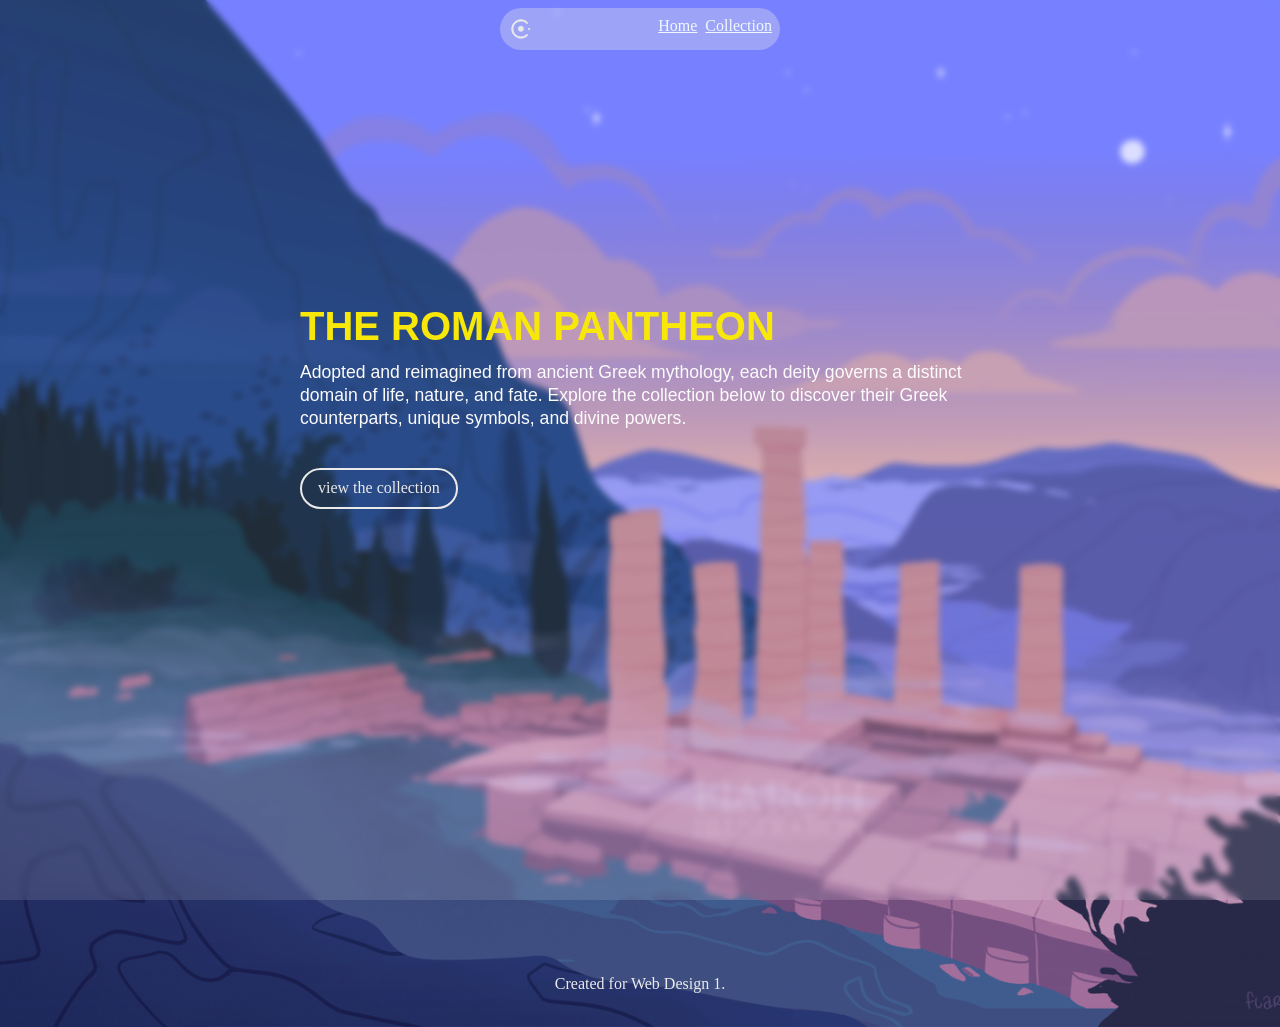
<file: index.html>
<!-- COLLECTION -->

<!DOCTYPE html>
<head>
  <title>Collection</title>
  <meta name="viewport" content="width=device-width, initial-scale=1">
  <link rel="stylesheet" href="styles.css">
</head>


<body class="bg-image">



  <!-- HEADER -->
  <header>
    <img src="images/collection-icon.svg" alt="collection icon">
      <a href="index.html">Home</a>
      <a href="collection.html">Collection</a>
  </header>



  <!-- MAIN CONTENT-->
  <main>
    <section class="intro-header">
  <h1>The Roman Pantheon</h1>
  <p>
    Adopted and reimagined from ancient Greek mythology, each deity governs a distinct domain of life, nature, and fate. Explore the collection below to discover their Greek counterparts, unique symbols, and divine powers.
  </p>
  <br>
  <a href="collection.html" class="button"> view the collection </a>
</section>



  </main>



  <!-- FOOTER -->
  <footer>
    <p>Created for Web Design 1.</p>
  </footer>



</body>
</file>
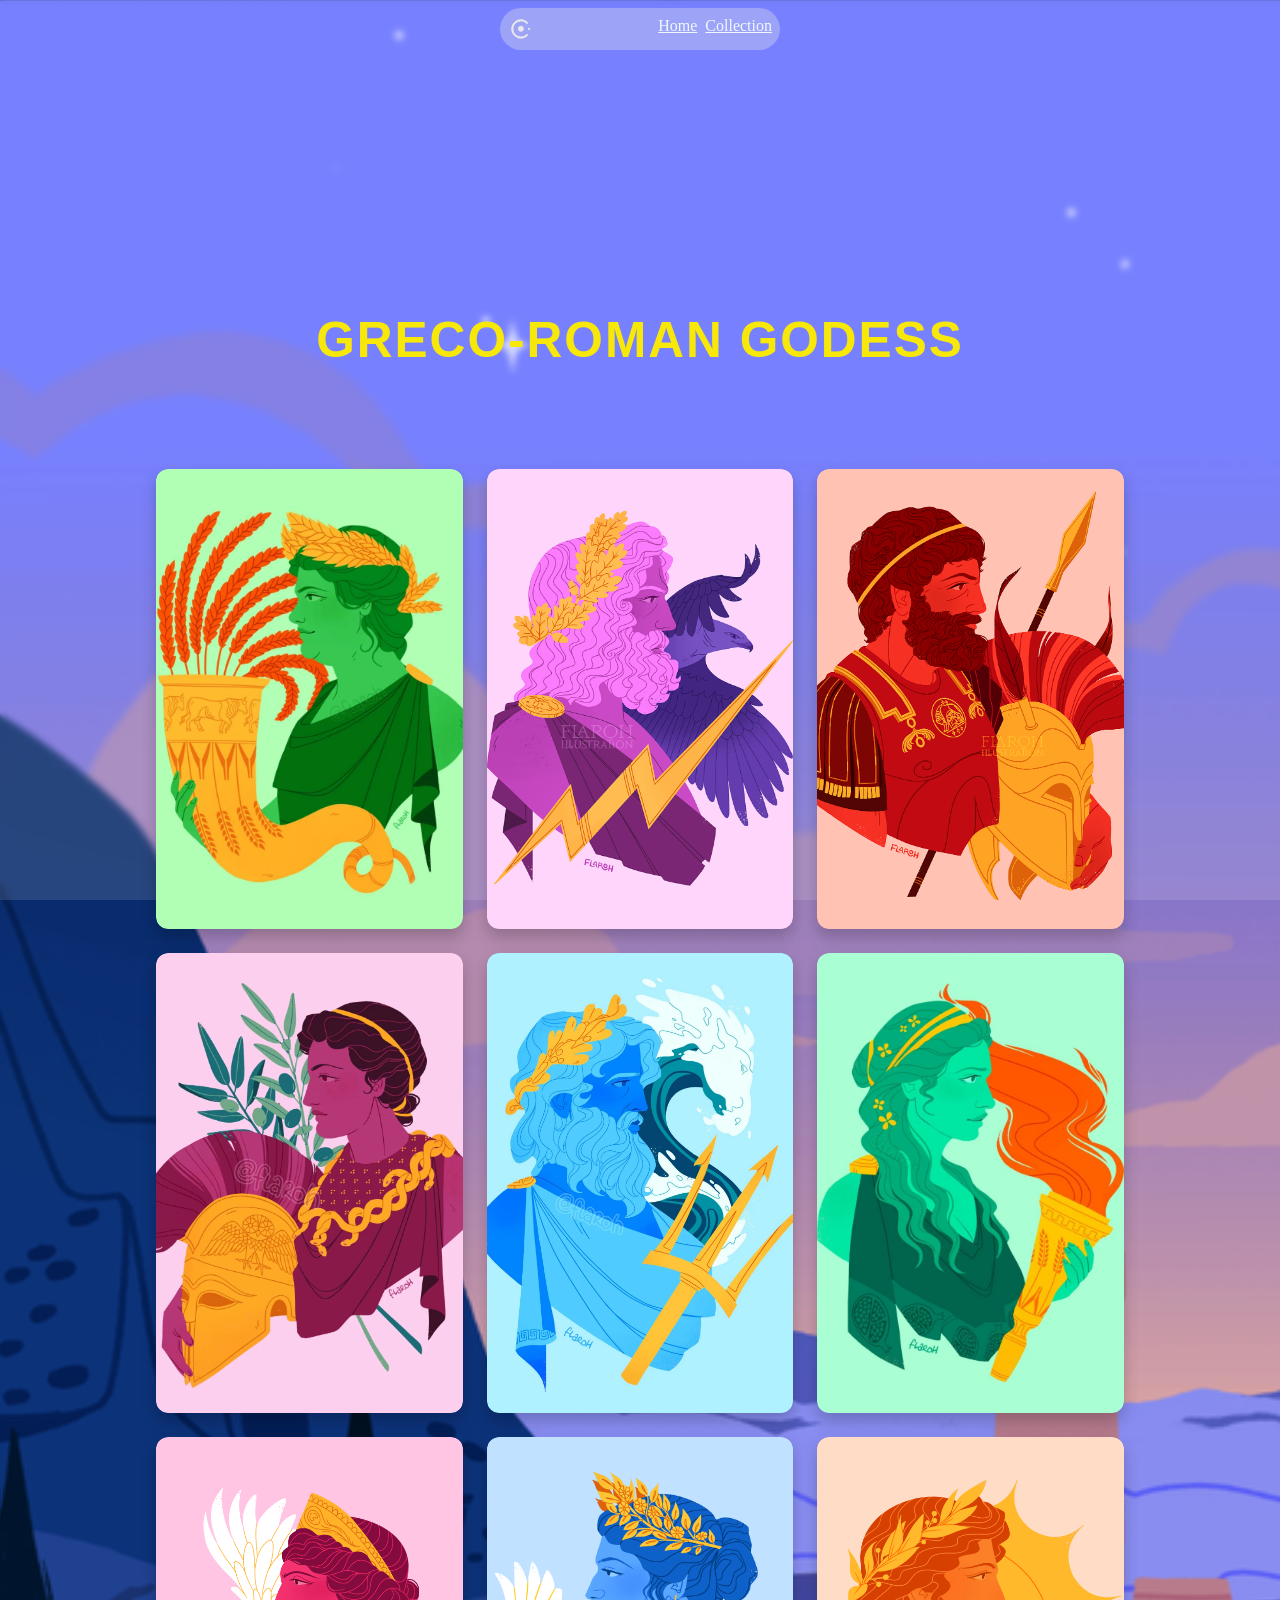
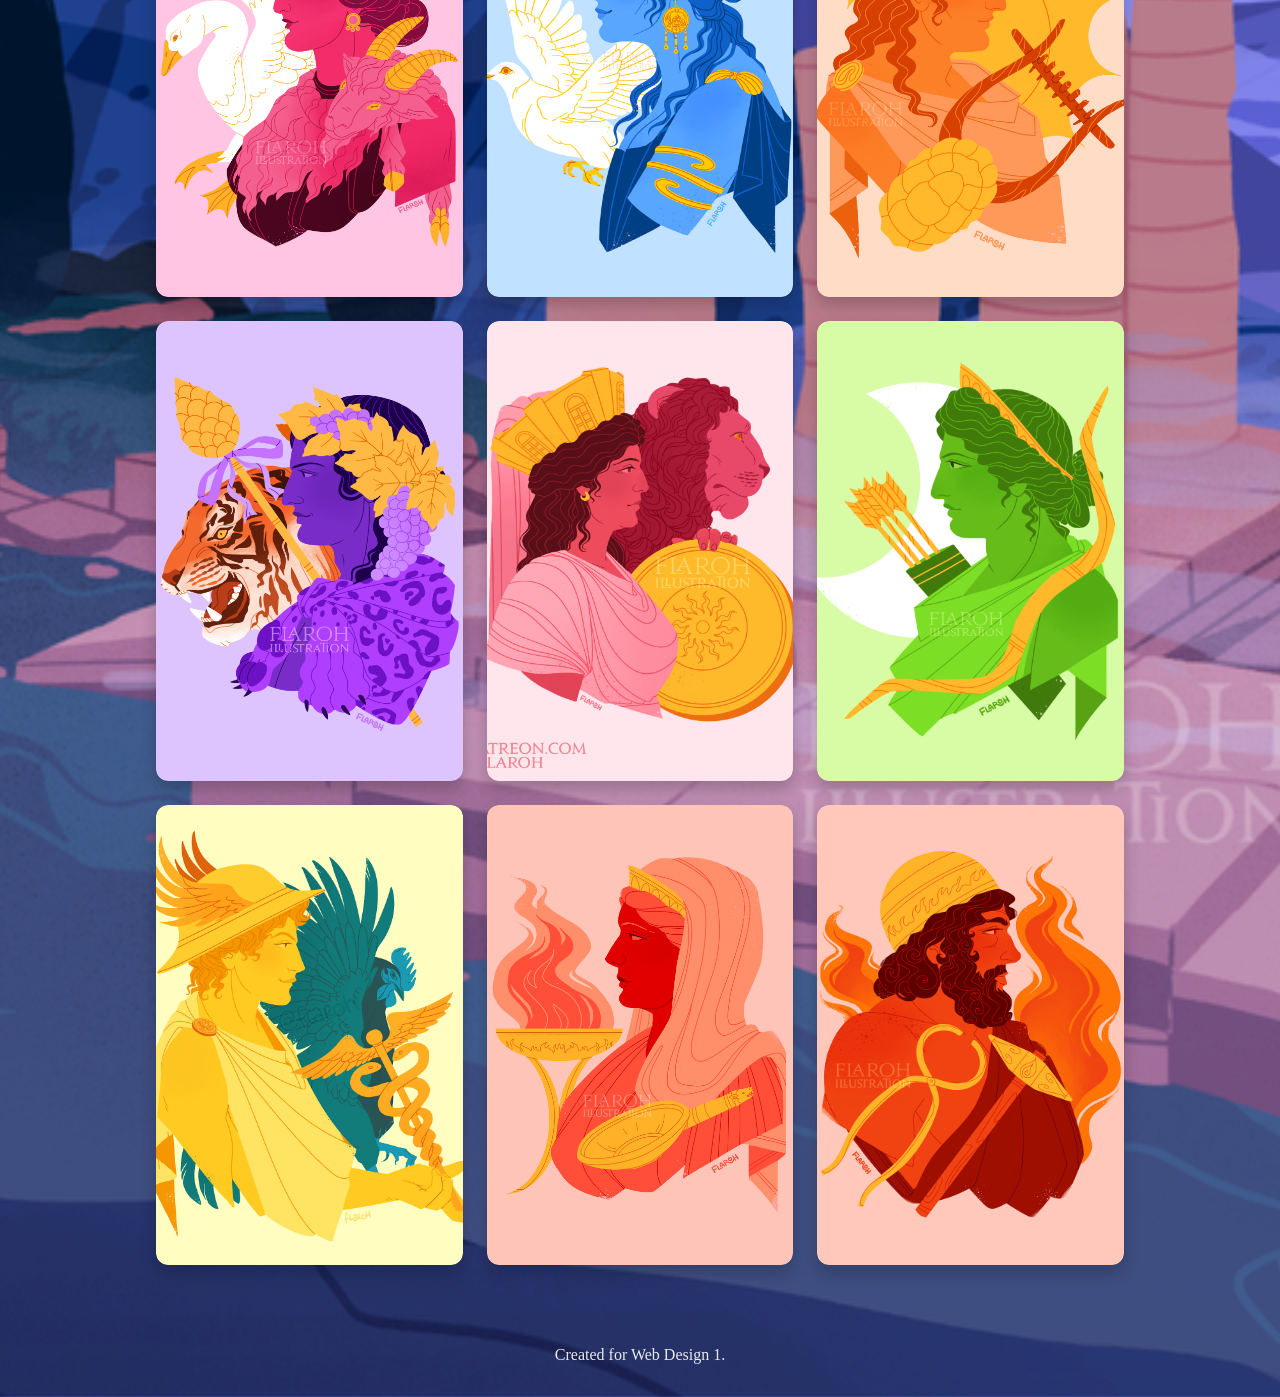
<file: collection.html>
<!-- COLLECTION -->

<!DOCTYPE html>

<head>
    <title>Collection |the godess</title>
    <meta name="viewport" content="width=device-width, initial-scale=1">
    <link rel="stylesheet" href="styles.css">
</head>


<body class="bg-image">



    <!-- HEADER -->
    <header>
        <img src="images/collection-icon.svg" alt="collection icon">
        <a href="index.html">Home</a>
        <a href="collection.html">Collection</a>
    </header>



    
    <main>

        <h2>
            Greco-roman godess
        </h2>

<div class="grid">
  
  <div class="card">
    <img src="images/Ceres.jpg" alt="Ceres">
    <div class="card-info">
      <h3>Ceres</h3>
      <p><strong>Greek:</strong> Demeter</p>
      <p><strong>Domain:</strong> Agriculture & Harvest</p>
      <p><strong>Role:</strong> Celebrated by farmers to ensure bountiful crops and fertility of the earth.</p>
    </div>
  </div>

 
  <div class="card">
    <img src="images/Jupiter.jpg" alt="Jupiter">
    <div class="card-info">
      <h3>Jupiter</h3>
      <p><strong>Greek:</strong> Zeus</p>
      <p><strong>Domain:</strong> Sky, Lightning & Justice</p>
      <p><strong>Role:</strong> Supreme ruler and guardian of the state, laws, and military victory.</p>
    </div>
  </div>

  
  <div class="card">
    <img src="images/Mars 1.jpg" alt="Mars">
    <div class="card-info">
      <h3>Mars</h3>
      <p><strong>Greek:</strong> Ares</p>
      <p><strong>Domain:</strong> War & Agriculture</p>
      <p><strong>Role:</strong> Protector of Rome’s legions and legendary ancestor of the Roman people.</p>
    </div>
  </div>

  
  <div class="card">
    <img src="images/minerva.jpg" alt="Minerva">
    <div class="card-info">
      <h3>Minerva</h3>
      <p><strong>Greek:</strong> Athena</p>
      <p><strong>Domain:</strong> Wisdom, Strategy & Craft</p>
      <p><strong>Role:</strong> Patron of artisans, scholars, and thoughtful military planning.</p>
    </div>
  </div>

  
  <div class="card">
    <img src="images/neptune.jpg" alt="Neptune">
    <div class="card-info">
      <h3>Neptune</h3>
      <p><strong>Greek:</strong> Poseidon</p>
      <p><strong>Domain:</strong> Oceans, Seas & Earthquakes</p>
      <p><strong>Role:</strong> Invoked by sailors and merchants for safe passage across the waters.</p>
    </div>
  </div>

  
  <div class="card">
    <img src="images/Proserpina.jpg" alt="Proserpina">
    <div class="card-info">
      <h3>Proserpina</h3>
      <p><strong>Greek:</strong> Persephone</p>
      <p><strong>Domain:</strong> Underworld & Spring</p>
      <p><strong>Role:</strong> Symbol of cyclical renewal and the return of spring blooms.</p>
    </div>
  </div>

  
  <div class="card">
    <img src="images/Juno.jpg" alt="Juno">
    <div class="card-info">
      <h3>Juno</h3>
      <p><strong>Greek:</strong> Hera</p>
      <p><strong>Domain:</strong> Marriage & Childbirth</p>
      <p><strong>Role:</strong> Protector of women and counselor to the Roman state.</p>
    </div>
  </div>

  
  <div class="card">
    <img src="images/venus 1.jpg" alt="Venus">
    <div class="card-info">
      <h3>Venus</h3>
      <p><strong>Greek:</strong> Aphrodite</p>
      <p><strong>Domain:</strong> Love, Beauty & Prosperity</p>
      <p><strong>Role:</strong> Revering divine harmony, passion, and the ancestral heritage of Rome.</p>
    </div>
  </div>

  
  <div class="card">
    <img src="images/apollo.jpg" alt="Apollo">
    <div class="card-info">
      <h3>Apollo</h3>
      <p><strong>Greek:</strong> Apollon</p>
      <p><strong>Domain:</strong> Sun, Music & Prophecy</p>
      <p><strong>Role:</strong> Patron of poetry, truth, medicine, and divine foresight.</p>
    </div>
  </div>

  
  <div class="card">
    <img src="images/Bacchus.jpg" alt="Bacchus">
    <div class="card-info">
      <h3>Bacchus</h3>
      <p><strong>Greek:</strong> Dionysus</p>
      <p><strong>Domain:</strong> Wine, Revelry & Nature</p>
      <p><strong>Role:</strong> Honored during festive mysteries to inspire joy, theater, and liberation.</p>
    </div>
  </div>

  
  <div class="card">
    <img src="images/Cybele.jpg" alt="Cybele">
    <div class="card-info">
      <h3>Cybele</h3>
      <p><strong>Greek:</strong> Rhea</p>
      <p><strong>Domain:</strong> Earth, Mountains & Wildlife</p>
      <p><strong>Role:</strong> Celebrated as Magna Mater (Great Mother) defending the Roman realm.</p>
    </div>
  </div>

  
  <div class="card">
    <img src="images/diana.jpg" alt="Diana">
    <div class="card-info">
      <h3>Diana</h3>
      <p><strong>Greek:</strong> Artemis</p>
      <p><strong>Domain:</strong> The Hunt, Forest & Moon</p>
      <p><strong>Role:</strong> Guardian of wild nature, maidenhood, and wanderers in the woods.</p>
    </div>
  </div>

 
  <div class="card">
    <img src="images/Mercury.jpg" alt="Mercury">
    <div class="card-info">
      <h3>Mercury</h3>
      <p><strong>Greek:</strong> Hermes</p>
      <p><strong>Domain:</strong> Commerce, Travel & Messages</p>
      <p><strong>Role:</strong> Fast messenger guiding merchants in trade and travelers on their journey.</p>
    </div>
  </div>

 
  <div class="card">
    <img src="images/vesta.jpg" alt="Vesta">
    <div class="card-info">
      <h3>Vesta</h3>
      <p><strong>Greek:</strong> Hestia</p>
      <p><strong>Domain:</strong> Hearth, Home & Sacred Fire</p>
      <p><strong>Role:</strong> Preserved by the Vestal Virgins to keep Rome’s eternal flame burning.</p>
    </div>
  </div>

  
  <div class="card">
    <img src="images/vulcan.jpg" alt="Vulcan">
    <div class="card-info">
      <h3>Vulcan</h3>
      <p><strong>Greek:</strong> Hephaestus</p>
      <p><strong>Domain:</strong> Fire, Forges & Metalwork</p>
      <p><strong>Role:</strong> Crafted legendary armor for the gods and protected against destructive fire.</p>
    </div>
  </div>
</div>
  
</div>
    </div>

    </main>
    
    



        
        <footer>
            <p>Created for Web Design 1.</p>
        </footer>



</body>
</file>
<file: styles.css>
/* COLLECTION */


* {
  box-sizing: border-box;
}

body {
  background: #000000;
  color: #EAEAEA;
  margin: 0;
  padding: 0; 
  line-height: 1.3;
  font-size: 16px;
  min-height: 100vh;
  max-width: 100vw;
}

img {
  max-width: 100%;
}

.bg-image {
  background-image: url(images/classic\ books.jpg);
  background-size: cover;
  background-position: center;
}

.bg-image::before {
  content: '';
  position: fixed;
  inset: 0; 
  z-index: -1;

  background-color: rgba(255, 255, 255, 0.125);
  -webkit-backdrop-filter: blur(3px);
  backdrop-filter: blur(3px);
}

.button {
  color: #EAEAEA;
  text-decoration: none;
  border: 2px solid #EAEAEA;
  padding: 8px 16px;
  border-radius: 24px;
  background-color: transparent;
  display: inline-block;
  transition: all 0.25s ease;
}

.button:hover {
  background-color: rgba(255, 255, 255, 0.286);
  border-style: dotted;
  color: #ffffff;
}

main {
  padding: 16px;
  max-width: 1400px;
  margin: 0 auto;
  padding-top: 25vh;
  min-height: 100vh;
}

footer{
  text-align: center;
  padding: 16px;
}

header{
  background-color: rgba(234, 234, 234, 0.332);
  max-width: 280px;
  padding: 8px;
  border-radius: 24px;
  display: grid;
  grid-template-columns: 2fr auto auto;
  gap: 8px;
  margin: 0 auto;
  position: sticky;
  top: 8px;
  backdrop-filter: blur(1px);
}

a{
  color: aliceblue;
}

.grid {
  display: grid;
  grid-template-columns: repeat(3, 1fr) !important; 
  gap: 1.5rem;                                      
  width: 100%;
  max-width: 1000px;                                
  margin: 0 auto;                                   
  padding: 2rem 1rem;
  box-sizing: border-box;
}

.grid img {
  width: 100%;
  height: auto;                                     
  aspect-ratio: 2 / 3;                             
  object-fit: cover;
  border-radius: 12px;
  display: block;
}

.grid img:hover {
  transform: translateY(-10px);
  box-shadow: 0 12px 20px rgba(0, 0, 0, 0.426);
}

.card {
  position: relative;
  overflow: hidden;
  border-radius: 12px;
  aspect-ratio: 2 / 3;
  box-shadow: 0 8px 16px rgba(0, 0, 0, 0.2);
  cursor: pointer;
}

.card img {
  width: 100%;
  height: 100%;
  object-fit: cover;
  display: block;
  transition: transform 0.3s ease;
}

.card-info {
  position: absolute;
  inset: 0;
  background-color: rgba(20, 15, 25, 0.88);
  color: #f7f7f7;
  padding: 1.5rem 1rem;
  display: flex;
  flex-direction: column;
  justify-content: center;
  align-items: center;
  text-align: center;
  opacity: 0;
  transition: opacity 0.3s ease;
}

.card-info h3 {
  font-family: "Outfit", sans-serif;
  font-size: 1.4rem;
  text-transform: uppercase;
  margin-bottom: 0.8rem;
  color: rgb(238, 211, 36)
}

.card-info p {
  font-family: "Outfit", sans-serif;
  font-size: 0.85rem;
  line-height: 1.4;
  margin: 0.3rem 0;
}

.card:hover .card-info {
  opacity: 1;
}

.card:hover img {
  transform: scale(1.05);
}

h1{
  color:rgb(247, 232, 10);
  font-family: "Outfit", sans-serif;
  font-optical-sizing: auto;
  font-weight: <weight>;
  font-style: normal;
  text-transform: uppercase;
  font-size: 2.5rem;  
}

h2 {
  text-align: center;
  margin-bottom: 64px;
  color: rgb(247, 232, 10);
  font-family: "Outfit", sans-serif;
  font-optical-sizing: auto;
  font-weight: 700;
  font-size: 3.1rem;    
  font-style: normal;
  text-transform: uppercase;
  letter-spacing: 2px;
}

.intro-header {
  text-align: left;
  max-width: 680px;
  margin: 0 auto 1rem auto;
}

.intro-header p {
  color: #fcfbfb;
  font-family: "Outfit", sans-serif;
  font-size: 1.1rem;
  font-weight: 300; 
  margin-top: -1.5rem;
}
</file>
